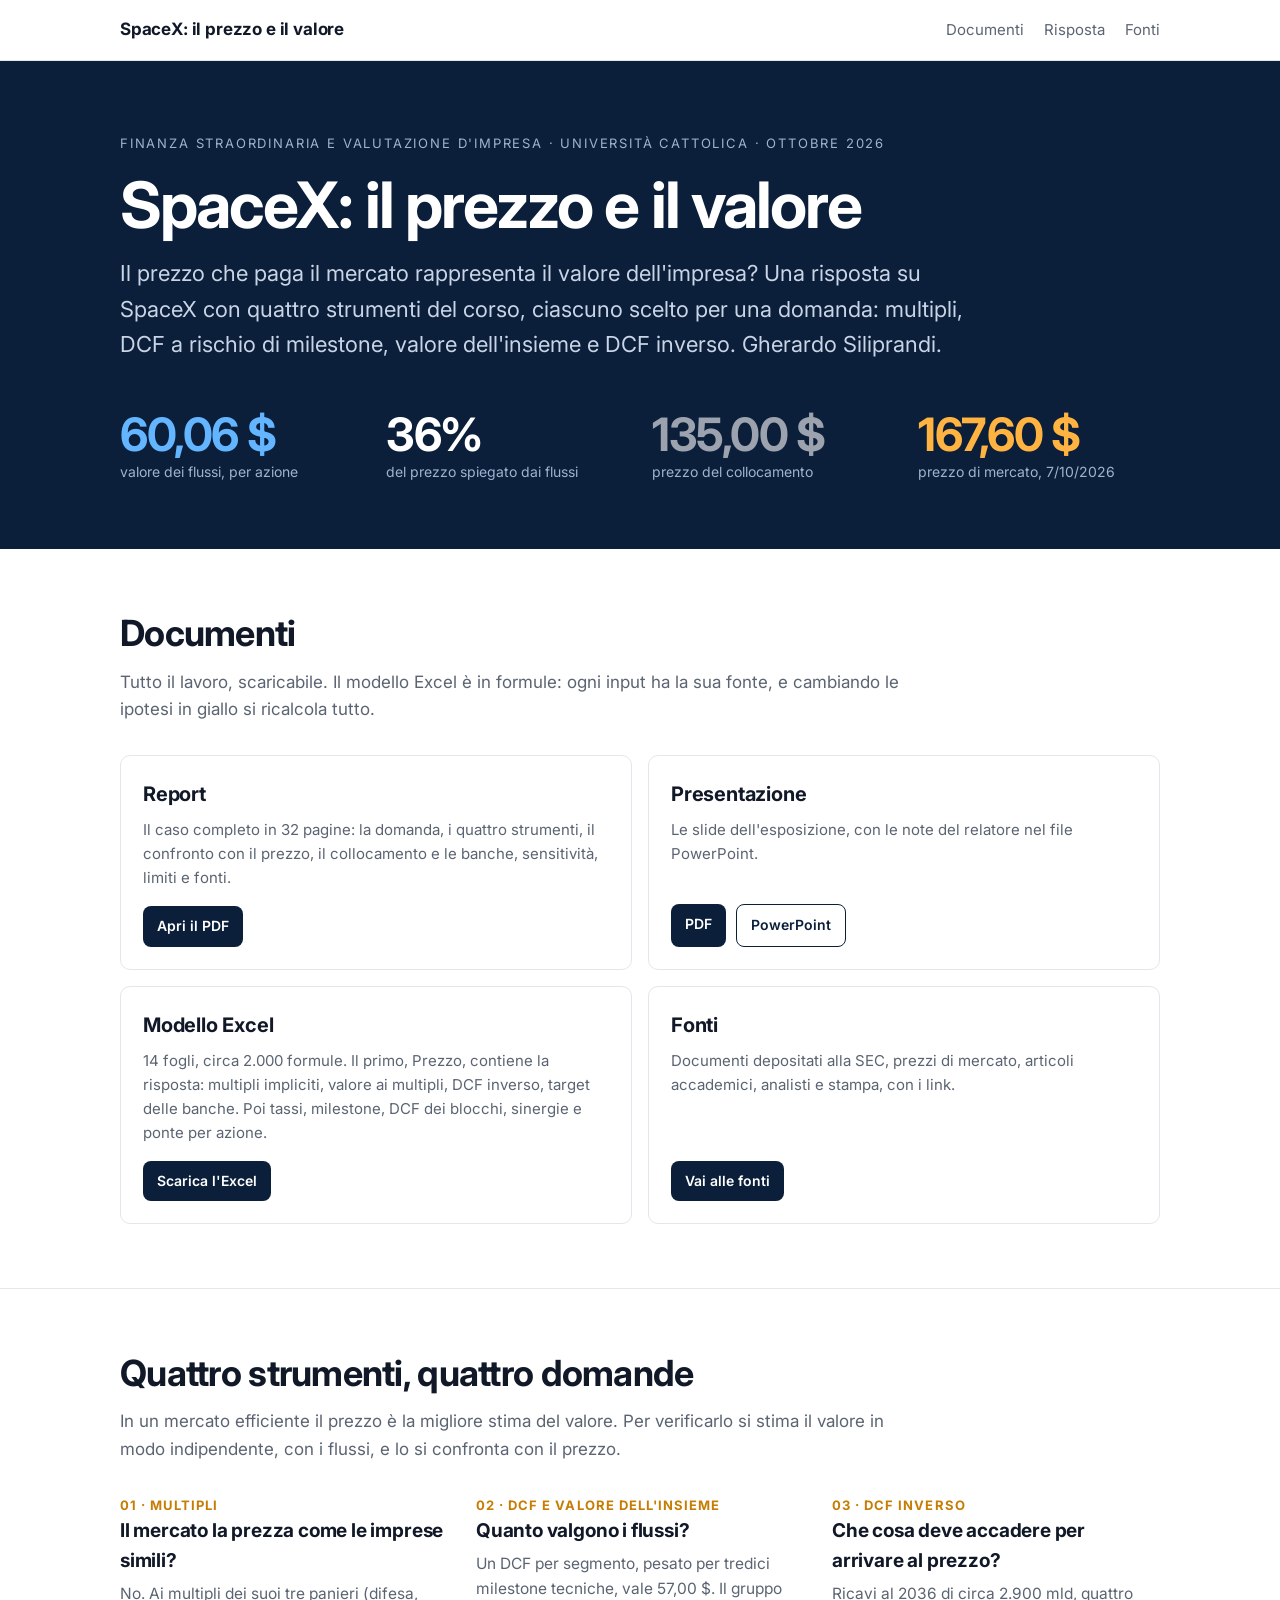
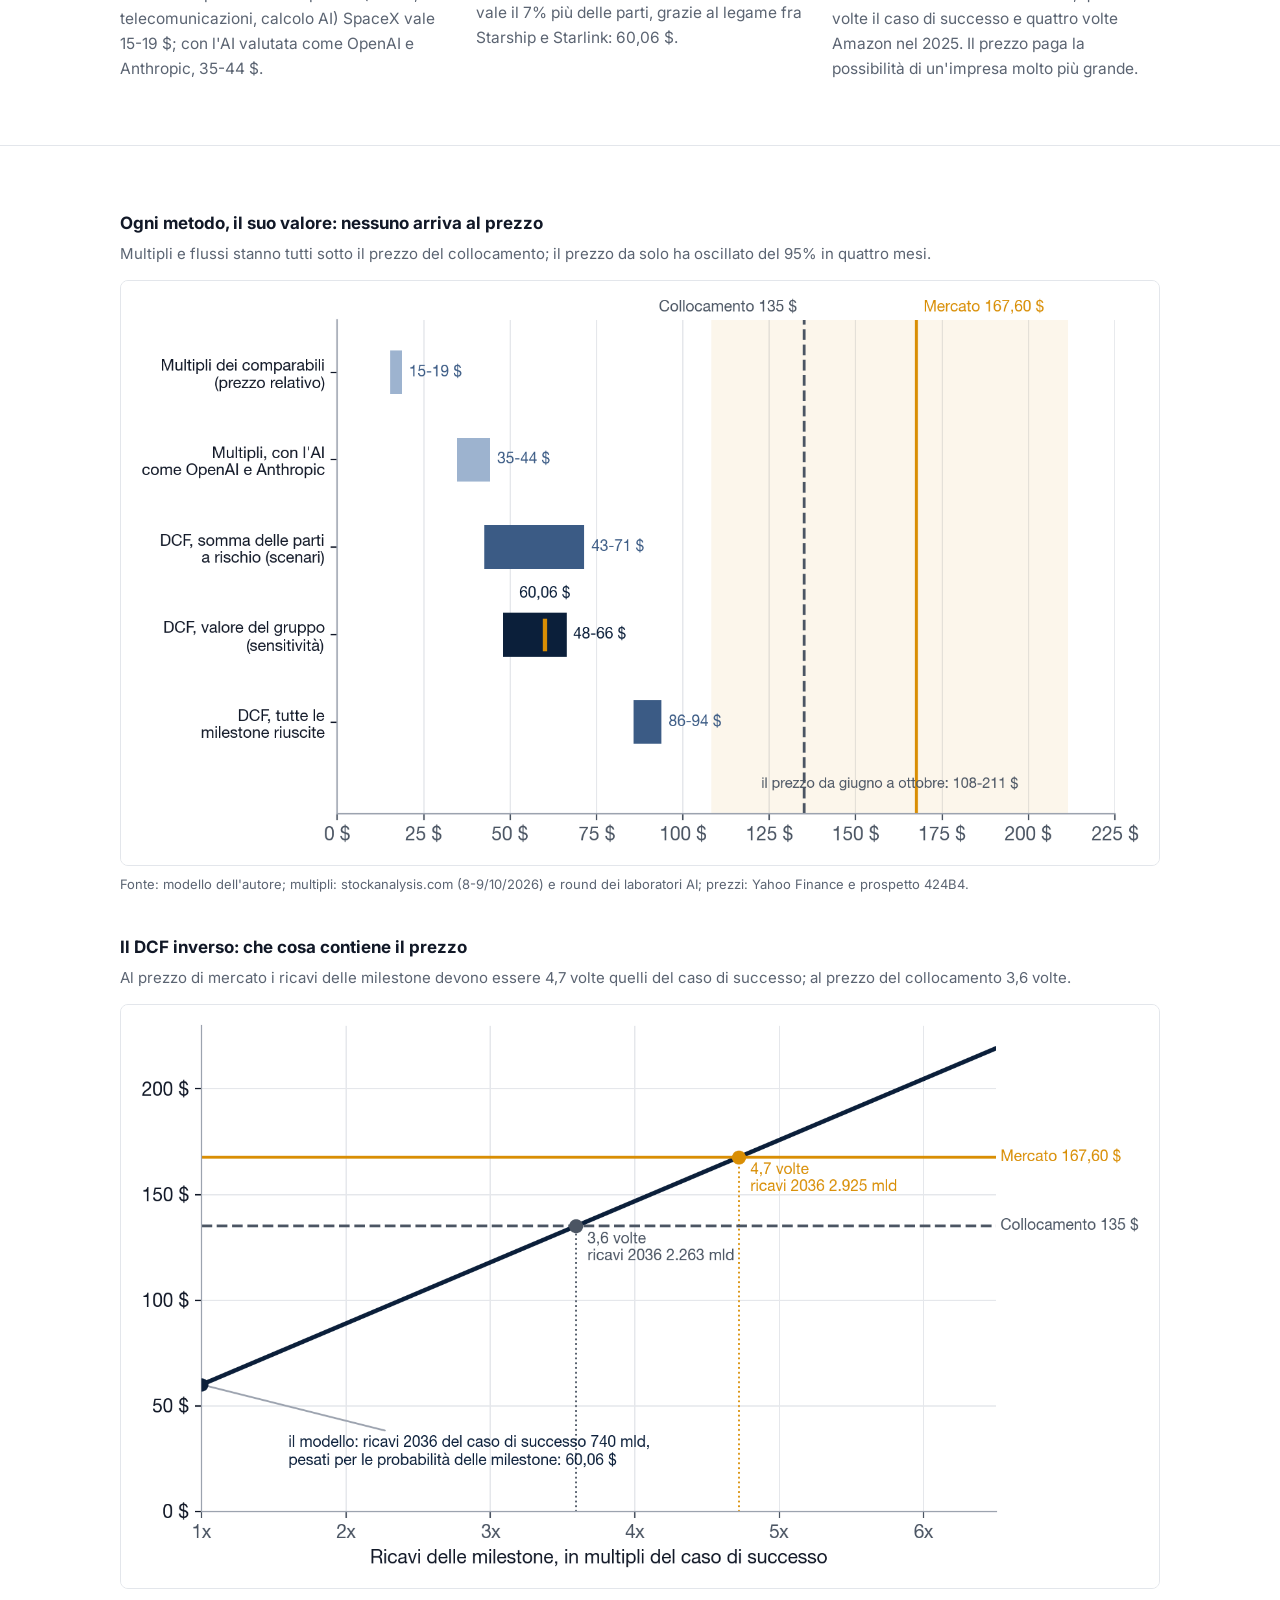
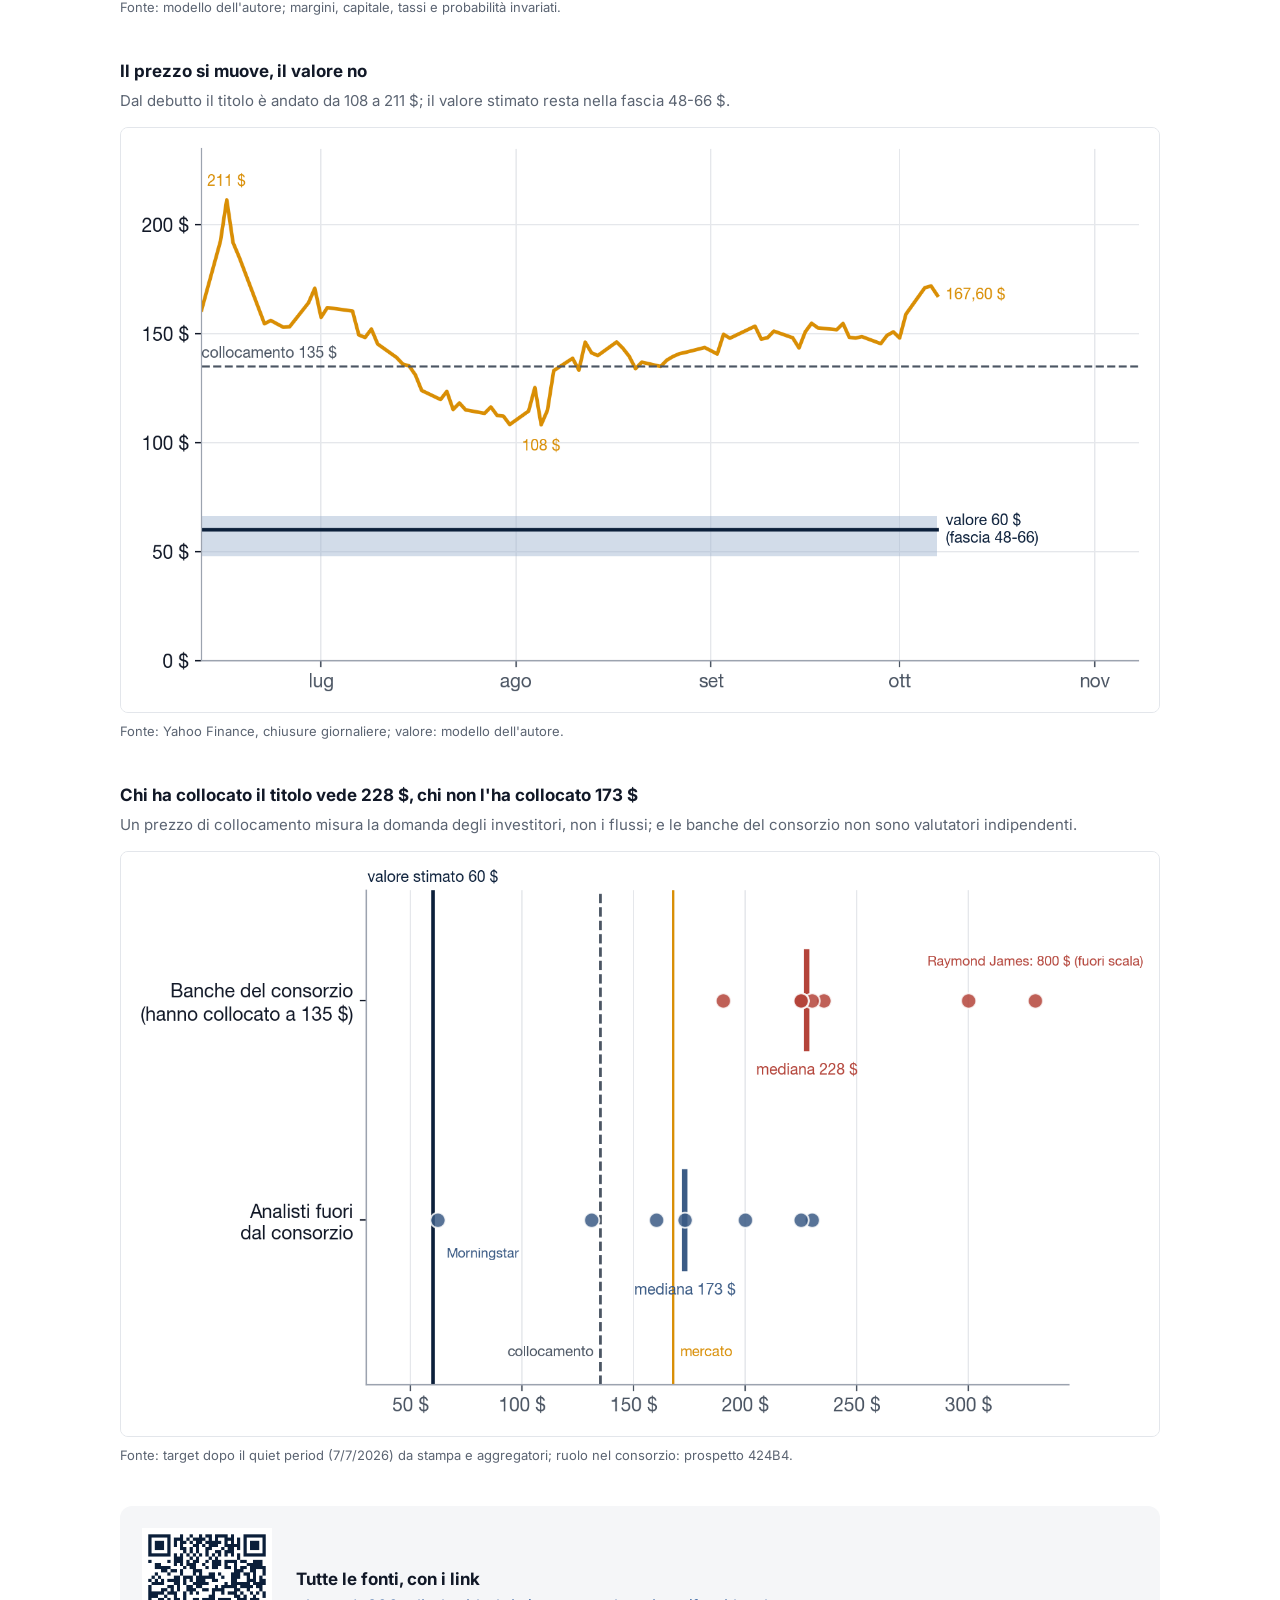
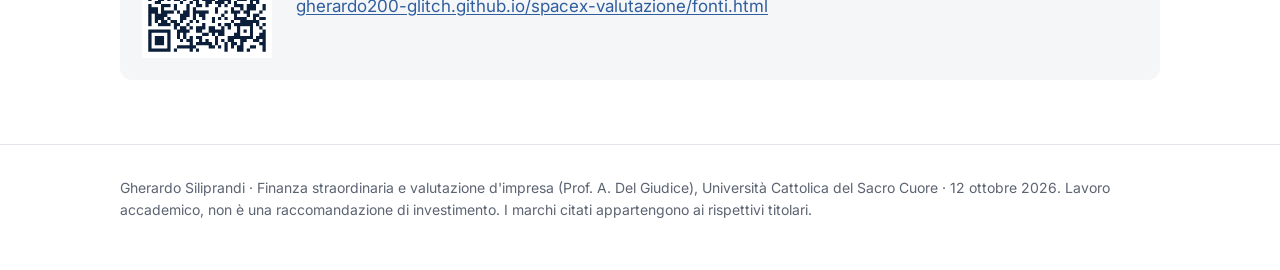
<file: index.html>
<!doctype html>
<html lang="it">
<head>
<meta charset="utf-8">
<meta name="viewport" content="width=device-width, initial-scale=1">
<title>SpaceX: il prezzo e il valore</title>
<meta name="description" content="Il prezzo che paga il mercato rappresenta il valore dell'impresa? Una risposta su SpaceX con i metodi del corso: multipli, DCF a rischio di milestone, valore dell'insieme, DCF inverso. Report, presentazione, modello Excel e fonti.">
<link rel="preconnect" href="https://fonts.googleapis.com">
<link rel="preconnect" href="https://fonts.gstatic.com" crossorigin>
<link href="https://fonts.googleapis.com/css2?family=Inter:wght@400;600;700&display=swap" rel="stylesheet">
<link rel="stylesheet" href="style.css">
</head>
<body>
<header class="top"><div class="wrap">
  <a class="brand" href="index.html">SpaceX: il prezzo e il valore</a>
  <nav><a href="#documenti">Documenti</a><a href="#risposta">Risposta</a><a href="fonti.html">Fonti</a></nav>
</div></header>

<section class="hero"><div class="wrap">
  <p class="kicker">Finanza straordinaria e valutazione d'impresa · Università Cattolica · ottobre 2026</p>
  <h1>SpaceX: il prezzo e il valore</h1>
  <p class="lead">Il prezzo che paga il mercato rappresenta il valore dell'impresa? Una risposta su SpaceX con quattro strumenti del corso, ciascuno scelto per una domanda: multipli, DCF a rischio di milestone, valore dell'insieme e DCF inverso. Gherardo Siliprandi.</p>
  <div class="stats">
    <div class="stat sky"><b>60,06 $</b><span>valore dei flussi, per azione</span></div>
    <div class="stat"><b>36%</b><span>del prezzo spiegato dai flussi</span></div>
    <div class="stat grey"><b>135,00 $</b><span>prezzo del collocamento</span></div>
    <div class="stat amber"><b>167,60 $</b><span>prezzo di mercato, 7/10/2026</span></div>
  </div>
</div></section>

<section class="block" id="documenti"><div class="wrap">
  <h2>Documenti</h2>
  <p class="sub">Tutto il lavoro, scaricabile. Il modello Excel è in formule: ogni input ha la sua fonte, e cambiando le ipotesi in giallo si ricalcola tutto.</p>
  <div class="docs">
    <div class="doc"><h3>Report</h3><p>Il caso completo in 32 pagine: la domanda, i quattro strumenti, il confronto con il prezzo, il collocamento e le banche, sensitività, limiti e fonti.</p>
      <div class="links"><a class="btn" href="documenti/SpaceX_prezzo_e_valore_report.pdf">Apri il PDF</a></div></div>
    <div class="doc"><h3>Presentazione</h3><p>Le slide dell'esposizione, con le note del relatore nel file PowerPoint.</p>
      <div class="links"><a class="btn" href="documenti/SpaceX_prezzo_e_valore.pdf">PDF</a><a class="btn ghost" href="documenti/SpaceX_prezzo_e_valore.pptx">PowerPoint</a></div></div>
    <div class="doc"><h3>Modello Excel</h3><p>14 fogli, circa 2.000 formule. Il primo, Prezzo, contiene la risposta: multipli impliciti, valore ai multipli, DCF inverso, target delle banche. Poi tassi, milestone, DCF dei blocchi, sinergie e ponte per azione.</p>
      <div class="links"><a class="btn" href="documenti/SpaceX_modello.xlsx">Scarica l'Excel</a></div></div>
    <div class="doc"><h3>Fonti</h3><p>Documenti depositati alla SEC, prezzi di mercato, articoli accademici, analisti e stampa, con i link.</p>
      <div class="links"><a class="btn" href="fonti.html">Vai alle fonti</a></div></div>
  </div>
</div></section>

<section class="block" id="risposta"><div class="wrap">
  <h2>Quattro strumenti, quattro domande</h2>
  <p class="sub">In un mercato efficiente il prezzo è la migliore stima del valore. Per verificarlo si stima il valore in modo indipendente, con i flussi, e lo si confronta con il prezzo.</p>
  <div class="thesis">
    <div><p class="n">01 · MULTIPLI</p><h3>Il mercato la prezza come le imprese simili?</h3><p>No. Ai multipli dei suoi tre panieri (difesa, telecomunicazioni, calcolo AI) SpaceX vale 15-19 $; con l'AI valutata come OpenAI e Anthropic, 35-44 $.</p></div>
    <div><p class="n">02 · DCF E VALORE DELL'INSIEME</p><h3>Quanto valgono i flussi?</h3><p>Un DCF per segmento, pesato per tredici milestone tecniche, vale 57,00 $. Il gruppo vale il 7% più delle parti, grazie al legame fra Starship e Starlink: 60,06 $.</p></div>
    <div><p class="n">03 · DCF INVERSO</p><h3>Che cosa deve accadere per arrivare al prezzo?</h3><p>Ricavi al 2036 di circa 2.900 mld, quattro volte il caso di successo e quattro volte Amazon nel 2025. Il prezzo paga la possibilità di un'impresa molto più grande.</p></div>
  </div>
</div></section>

<section class="block"><div class="wrap">
  <figure>
    <p class="t">Ogni metodo, il suo valore: nessuno arriva al prezzo</p>
    <p class="m">Multipli e flussi stanno tutti sotto il prezzo del collocamento; il prezzo da solo ha oscillato del 95% in quattro mesi.</p>
    <img src="img/metodi_contro_prezzo.png" alt="Risultati dei quattro metodi in dollari per azione contro il prezzo di collocamento di 135 dollari e il prezzo di mercato di 167,60 dollari" loading="lazy">
    <figcaption>Fonte: modello dell'autore; multipli: stockanalysis.com (8-9/10/2026) e round dei laboratori AI; prezzi: Yahoo Finance e prospetto 424B4.</figcaption>
  </figure>
  <figure>
    <p class="t">Il DCF inverso: che cosa contiene il prezzo</p>
    <p class="m">Al prezzo di mercato i ricavi delle milestone devono essere 4,7 volte quelli del caso di successo; al prezzo del collocamento 3,6 volte.</p>
    <img src="img/dcf_inverso.png" alt="Valore del gruppo al crescere dei ricavi delle milestone, con le soglie del prezzo di collocamento e del prezzo di mercato" loading="lazy">
    <figcaption>Fonte: modello dell'autore; margini, capitale, tassi e probabilità invariati.</figcaption>
  </figure>
  <figure>
    <p class="t">Il prezzo si muove, il valore no</p>
    <p class="m">Dal debutto il titolo è andato da 108 a 211 $; il valore stimato resta nella fascia 48-66 $.</p>
    <img src="img/prezzo_nel_tempo.png" alt="Prezzo giornaliero di SPCX dal 12 giugno al 7 ottobre 2026 contro la fascia del valore stimato" loading="lazy">
    <figcaption>Fonte: Yahoo Finance, chiusure giornaliere; valore: modello dell'autore.</figcaption>
  </figure>
  <figure>
    <p class="t">Chi ha collocato il titolo vede 228 $, chi non l'ha collocato 173 $</p>
    <p class="m">Un prezzo di collocamento misura la domanda degli investitori, non i flussi; e le banche del consorzio non sono valutatori indipendenti.</p>
    <img src="img/target_banche.png" alt="Target price delle banche del consorzio di collocamento e degli analisti esterni" loading="lazy">
    <figcaption>Fonte: target dopo il quiet period (7/7/2026) da stampa e aggregatori; ruolo nel consorzio: prospetto 424B4.</figcaption>
  </figure>
  <div class="qr"><img src="img/qr_fonti.png" alt="QR code della pagina delle fonti"><div><b>Tutte le fonti, con i link</b><br><a href="fonti.html">gherardo200-glitch.github.io/spacex-valutazione/fonti.html</a></div></div>
</div></section>

<footer><div class="wrap">Gherardo Siliprandi · Finanza straordinaria e valutazione d'impresa (Prof. A. Del Giudice), Università Cattolica del Sacro Cuore · 12 ottobre 2026. Lavoro accademico, non è una raccomandazione di investimento. I marchi citati appartengono ai rispettivi titolari.</div></footer>
</body>
</html>
</file>
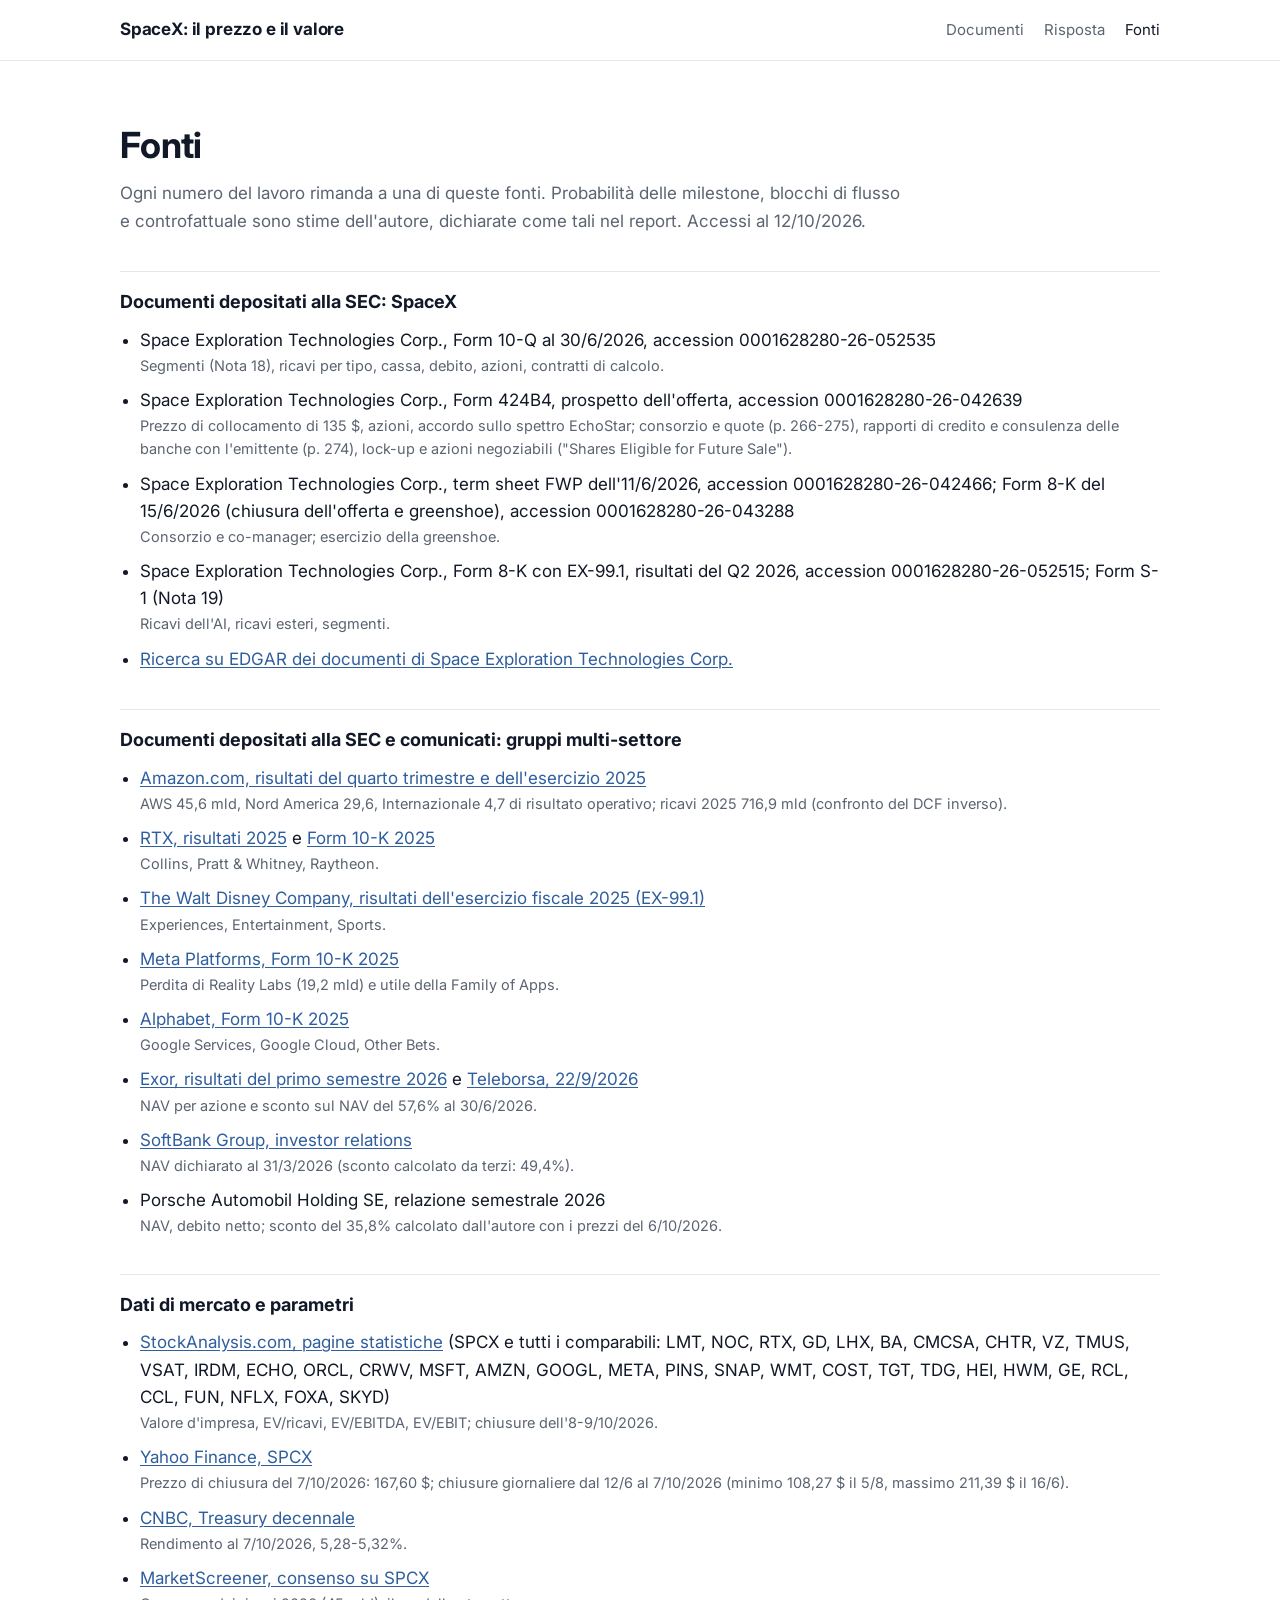
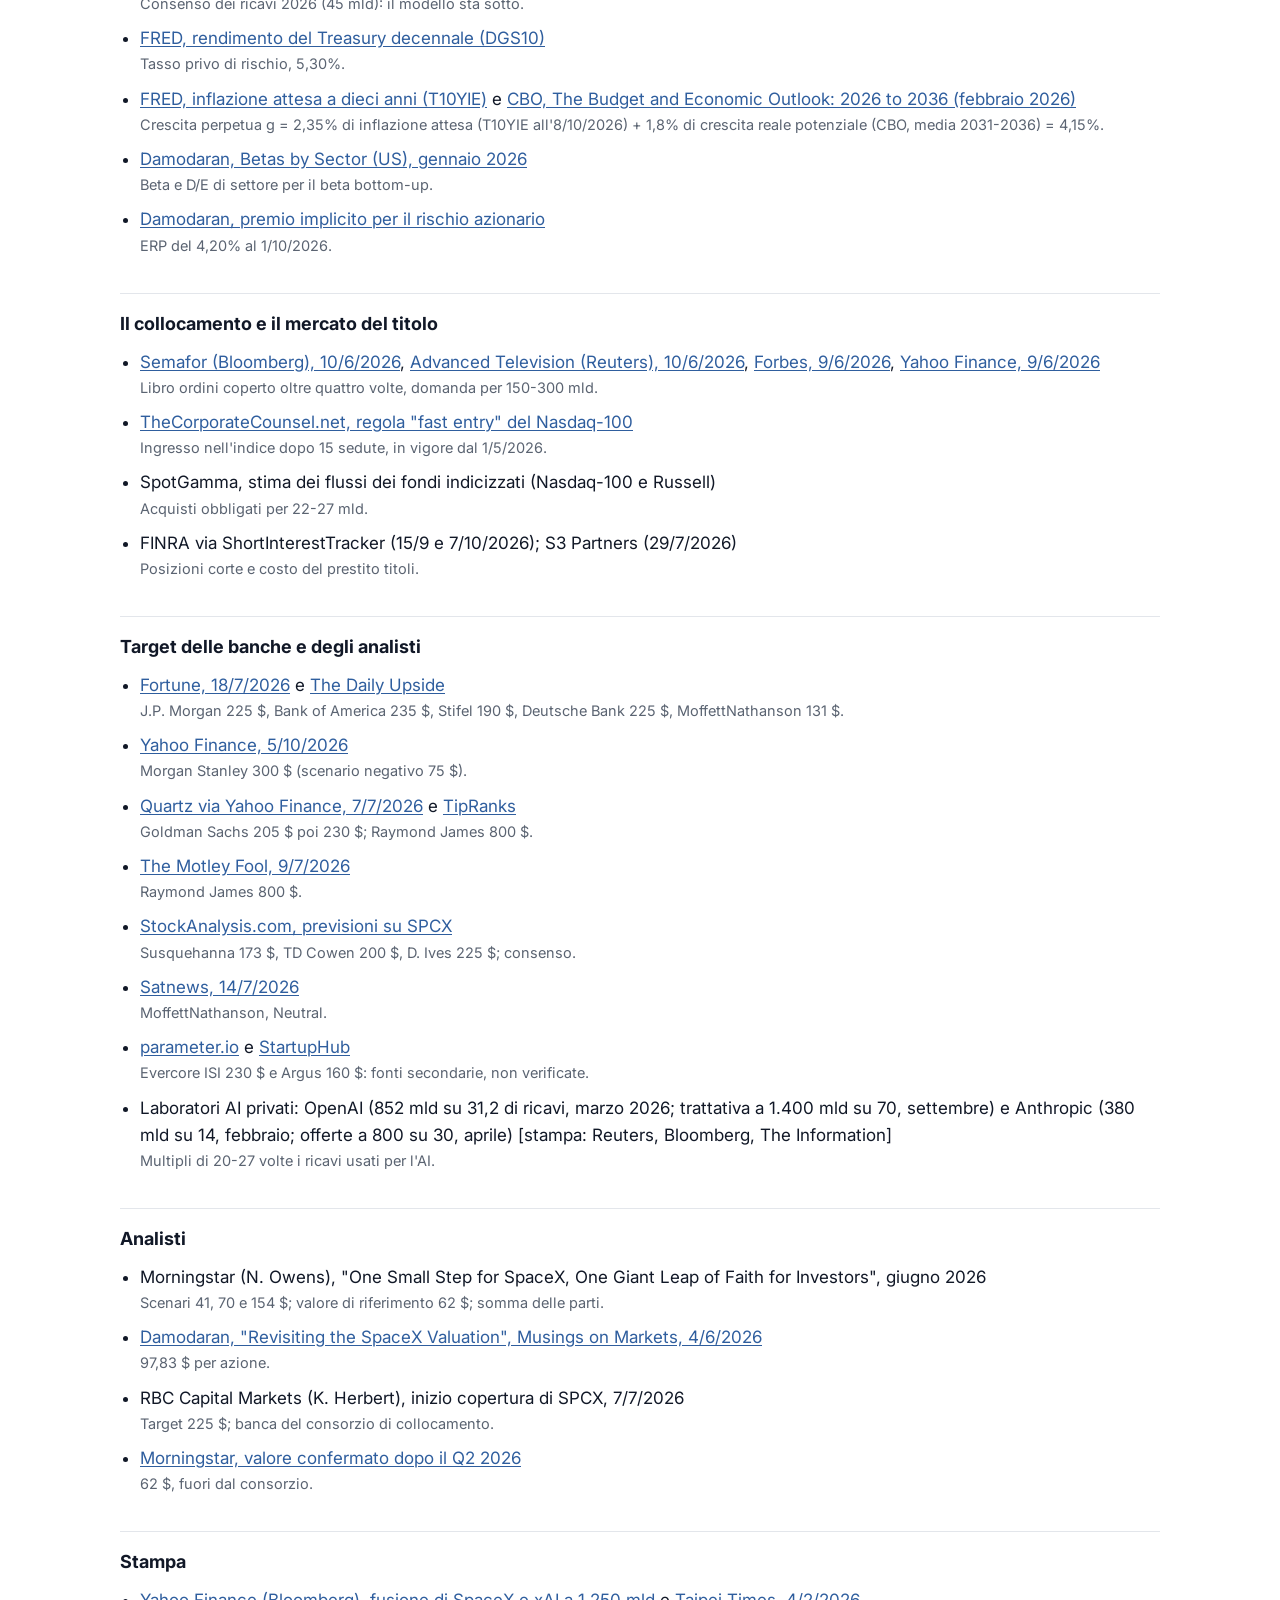
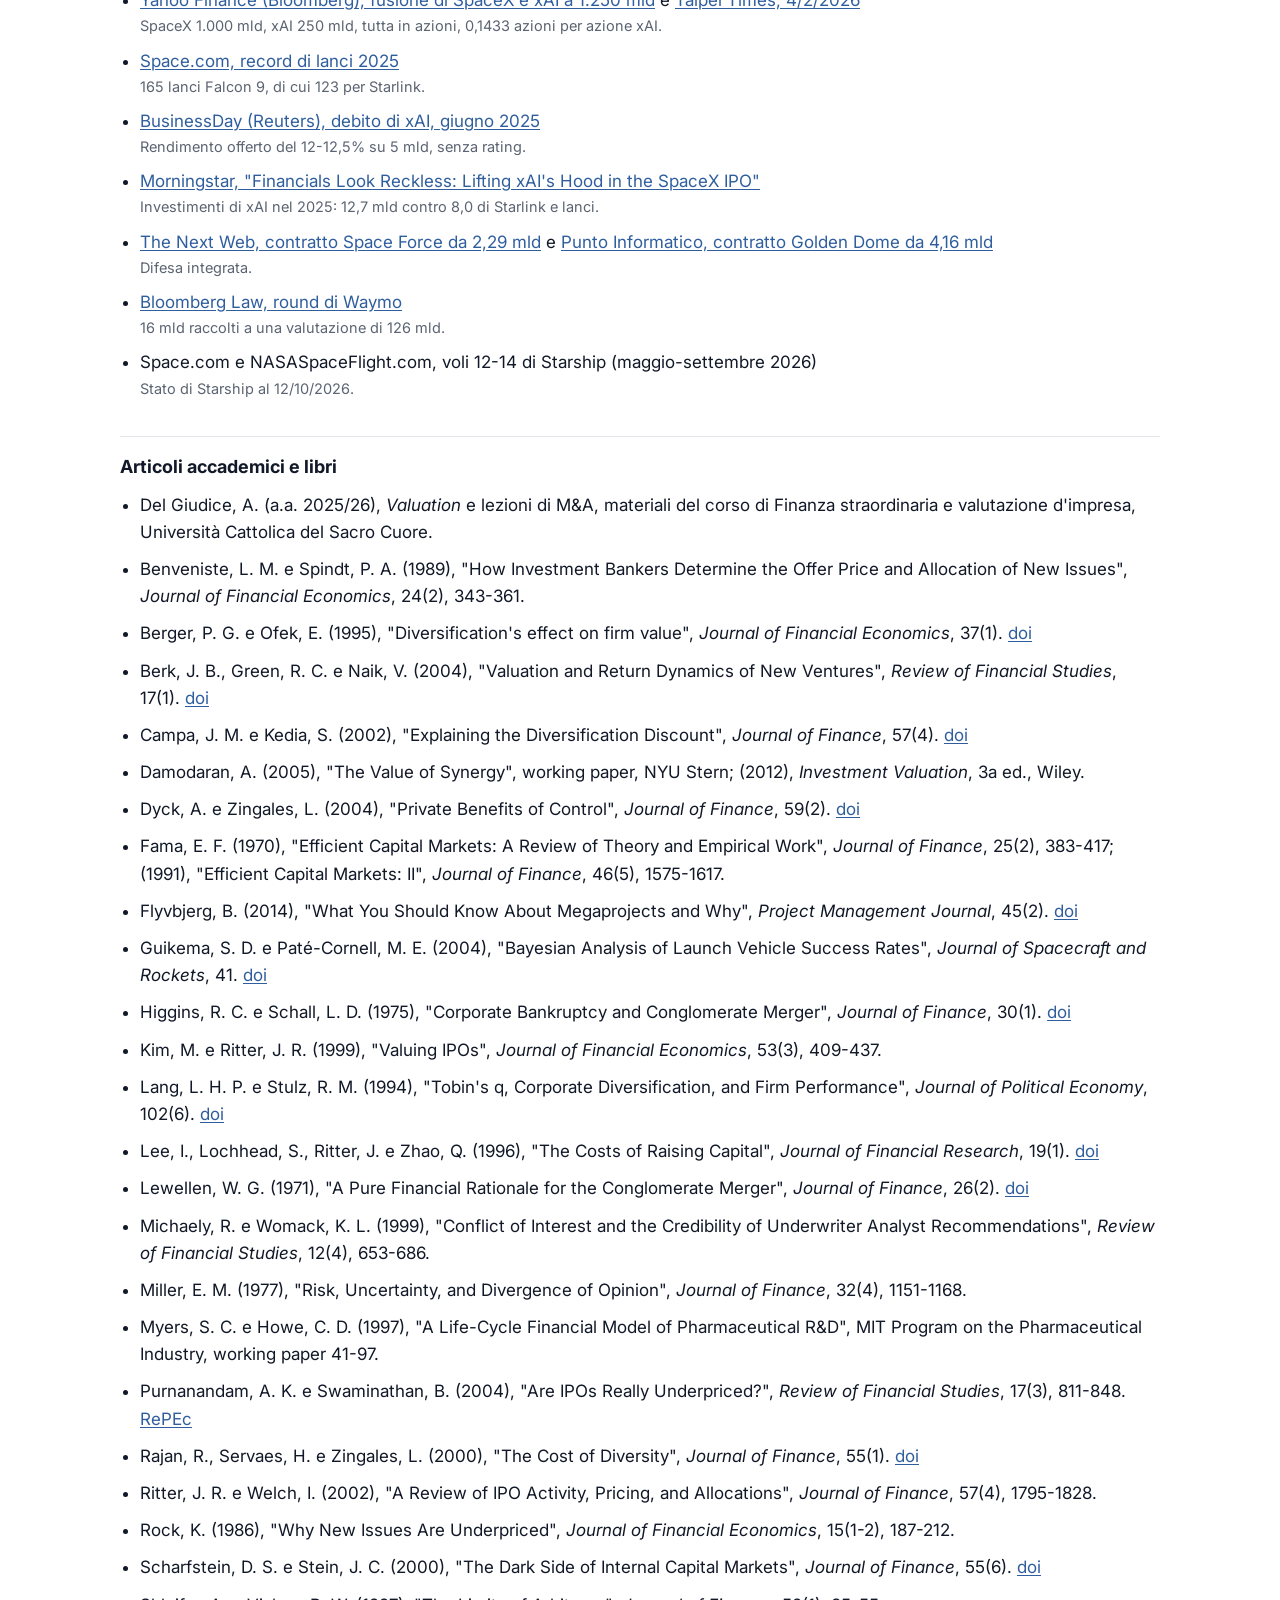
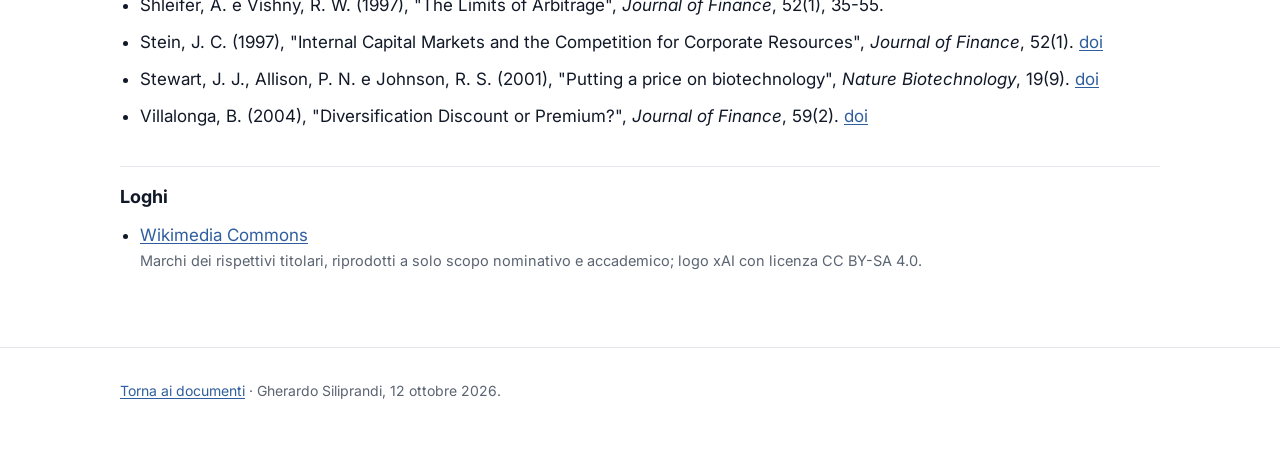
<file: fonti.html>
<!doctype html>
<html lang="it">
<head>
<meta charset="utf-8">
<meta name="viewport" content="width=device-width, initial-scale=1">
<title>Fonti: SpaceX, il prezzo e il valore</title>
<meta name="description" content="Tutte le fonti della valutazione di SpaceX: documenti SEC, dati di mercato, articoli accademici, analisti e stampa.">
<link rel="preconnect" href="https://fonts.googleapis.com">
<link rel="preconnect" href="https://fonts.gstatic.com" crossorigin>
<link href="https://fonts.googleapis.com/css2?family=Inter:wght@400;600;700&display=swap" rel="stylesheet">
<link rel="stylesheet" href="style.css">
</head>
<body>
<header class="top"><div class="wrap">
  <a class="brand" href="index.html">SpaceX: il prezzo e il valore</a>
  <nav><a href="index.html#documenti">Documenti</a><a href="index.html#risposta">Risposta</a><a href="fonti.html" aria-current="page">Fonti</a></nav>
</div></header>

<section class="block src"><div class="wrap">
  <h2>Fonti</h2>
  <p class="sub">Ogni numero del lavoro rimanda a una di queste fonti. Probabilità delle milestone, blocchi di flusso e controfattuale sono stime dell'autore, dichiarate come tali nel report. Accessi al 12/10/2026.</p>

  <h3>Documenti depositati alla SEC: SpaceX</h3>
  <ul>
    <li>Space Exploration Technologies Corp., Form 10-Q al 30/6/2026, accession 0001628280-26-052535 <span class="why">Segmenti (Nota 18), ricavi per tipo, cassa, debito, azioni, contratti di calcolo.</span></li>
    <li>Space Exploration Technologies Corp., Form 424B4, prospetto dell'offerta, accession 0001628280-26-042639 <span class="why">Prezzo di collocamento di 135 $, azioni, accordo sullo spettro EchoStar; consorzio e quote (p. 266-275), rapporti di credito e consulenza delle banche con l'emittente (p. 274), lock-up e azioni negoziabili ("Shares Eligible for Future Sale").</span></li>
    <li>Space Exploration Technologies Corp., term sheet FWP dell'11/6/2026, accession 0001628280-26-042466; Form 8-K del 15/6/2026 (chiusura dell'offerta e greenshoe), accession 0001628280-26-043288 <span class="why">Consorzio e co-manager; esercizio della greenshoe.</span></li>
    <li>Space Exploration Technologies Corp., Form 8-K con EX-99.1, risultati del Q2 2026, accession 0001628280-26-052515; Form S-1 (Nota 19) <span class="why">Ricavi dell'AI, ricavi esteri, segmenti.</span></li>
    <li><a href="https://www.sec.gov/edgar/search/#/q=%22Space%20Exploration%20Technologies%22">Ricerca su EDGAR dei documenti di Space Exploration Technologies Corp.</a></li>
  </ul>

  <h3>Documenti depositati alla SEC e comunicati: gruppi multi-settore</h3>
  <ul>
    <li><a href="https://www.businesswire.com/news/home/20260204777163/en/Amazon.com-Announces-Fourth-Quarter-Results">Amazon.com, risultati del quarto trimestre e dell'esercizio 2025</a> <span class="why">AWS 45,6 mld, Nord America 29,6, Internazionale 4,7 di risultato operativo; ricavi 2025 716,9 mld (confronto del DCF inverso).</span></li>
    <li><a href="https://www.rtx.com/news/news-center/2026/01/27/rtx-reports-2025-results-and-announces-2026-outlook">RTX, risultati 2025</a> e <a href="https://www.sec.gov/Archives/edgar/data/101829/000010182926000006/rtx-20251231.htm">Form 10-K 2025</a> <span class="why">Collins, Pratt & Whitney, Raytheon.</span></li>
    <li><a href="https://www.sec.gov/Archives/edgar/data/1744489/000174448925000154/fy2025_q4xprxex991.htm">The Walt Disney Company, risultati dell'esercizio fiscale 2025 (EX-99.1)</a> <span class="why">Experiences, Entertainment, Sports.</span></li>
    <li><a href="https://www.sec.gov/Archives/edgar/data/1326801/000162828026003942/meta-20251231.htm">Meta Platforms, Form 10-K 2025</a> <span class="why">Perdita di Reality Labs (19,2 mld) e utile della Family of Apps.</span></li>
    <li><a href="https://www.sec.gov/Archives/edgar/data/1652044/000165204426000018/goog-20251231.htm">Alphabet, Form 10-K 2025</a> <span class="why">Google Services, Google Cloud, Other Bets.</span></li>
    <li><a href="https://quartr.com/events/exor-n-v-exo-h1-2026_oq3oAM3a">Exor, risultati del primo semestre 2026</a> e <a href="https://www.teleborsa.it/DettaglioNews/169_2026-09-22_TLB/Exor-Nav-per-azione-39-nel-primo-semestre-e-nuovo-buyback-da-500-milioni-di-euro.html">Teleborsa, 22/9/2026</a> <span class="why">NAV per azione e sconto sul NAV del 57,6% al 30/6/2026.</span></li>
    <li><a href="https://group.softbank/en/ir">SoftBank Group, investor relations</a> <span class="why">NAV dichiarato al 31/3/2026 (sconto calcolato da terzi: 49,4%).</span></li>
    <li>Porsche Automobil Holding SE, relazione semestrale 2026 <span class="why">NAV, debito netto; sconto del 35,8% calcolato dall'autore con i prezzi del 6/10/2026.</span></li>
  </ul>

  <h3>Dati di mercato e parametri</h3>
  <ul>
    <li><a href="https://stockanalysis.com/stocks/spcx/statistics/">StockAnalysis.com, pagine statistiche</a> (SPCX e tutti i comparabili: LMT, NOC, RTX, GD, LHX, BA, CMCSA, CHTR, VZ, TMUS, VSAT, IRDM, ECHO, ORCL, CRWV, MSFT, AMZN, GOOGL, META, PINS, SNAP, WMT, COST, TGT, TDG, HEI, HWM, GE, RCL, CCL, FUN, NFLX, FOXA, SKYD) <span class="why">Valore d'impresa, EV/ricavi, EV/EBITDA, EV/EBIT; chiusure dell'8-9/10/2026.</span></li>
    <li><a href="https://finance.yahoo.com/quote/SPCX/">Yahoo Finance, SPCX</a> <span class="why">Prezzo di chiusura del 7/10/2026: 167,60 $; chiusure giornaliere dal 12/6 al 7/10/2026 (minimo 108,27 $ il 5/8, massimo 211,39 $ il 16/6).</span></li>
    <li><a href="https://www.cnbc.com/quotes/US10Y">CNBC, Treasury decennale</a> <span class="why">Rendimento al 7/10/2026, 5,28-5,32%.</span></li>
    <li><a href="https://www.marketscreener.com/quote/stock/SPACEX-SPACE-EXPLORATION--210999096/finances/">MarketScreener, consenso su SPCX</a> <span class="why">Consenso dei ricavi 2026 (45 mld): il modello sta sotto.</span></li>
    <li><a href="https://fred.stlouisfed.org/series/DGS10">FRED, rendimento del Treasury decennale (DGS10)</a> <span class="why">Tasso privo di rischio, 5,30%.</span></li>
    <li><a href="https://fred.stlouisfed.org/series/T10YIE">FRED, inflazione attesa a dieci anni (T10YIE)</a> e <a href="https://www.cbo.gov/system/files/2026-02/62052-Economic-Outlook-Slides.pdf">CBO, The Budget and Economic Outlook: 2026 to 2036 (febbraio 2026)</a> <span class="why">Crescita perpetua g = 2,35% di inflazione attesa (T10YIE all'8/10/2026) + 1,8% di crescita reale potenziale (CBO, media 2031-2036) = 4,15%.</span></li>
    <li><a href="https://pages.stern.nyu.edu/~adamodar/New_Home_Page/datafile/Betas.html">Damodaran, Betas by Sector (US), gennaio 2026</a> <span class="why">Beta e D/E di settore per il beta bottom-up.</span></li>
    <li><a href="https://pages.stern.nyu.edu/~adamodar/New_Home_Page/datafile/implpr.html">Damodaran, premio implicito per il rischio azionario</a> <span class="why">ERP del 4,20% al 1/10/2026.</span></li>
  </ul>

  <h3>Il collocamento e il mercato del titolo</h3>
  <ul>
    <li><a href="https://www.semafor.com/article/06/10/2026/spacex-ipo-is-oversubscribed">Semafor (Bloomberg), 10/6/2026</a>, <a href="https://www.advanced-television.com/2026/06/10/spacex-ipo-oversubscribed-3-3x/">Advanced Television (Reuters), 10/6/2026</a>, <a href="https://www.forbes.com/sites/antoniopequenoiv/2026/06/09/investor-demand-for-spacex-ipo-tops-250-billion-report-says/">Forbes, 9/6/2026</a>, <a href="https://finance.yahoo.com/markets/stocks/articles/spacex-ipo-oversubscribed-order-books-123545689.html">Yahoo Finance, 9/6/2026</a> <span class="why">Libro ordini coperto oltre quattro volte, domanda per 150-300 mld.</span></li>
    <li><a href="https://www.thecorporatecounsel.net/blog/2026/02/ipo-almost-immediate-index-inclusion-nasdaq-100-proposes-fast-entry.html">TheCorporateCounsel.net, regola "fast entry" del Nasdaq-100</a> <span class="why">Ingresso nell'indice dopo 15 sedute, in vigore dal 1/5/2026.</span></li>
    <li>SpotGamma, stima dei flussi dei fondi indicizzati (Nasdaq-100 e Russell) <span class="why">Acquisti obbligati per 22-27 mld.</span></li>
    <li>FINRA via ShortInterestTracker (15/9 e 7/10/2026); S3 Partners (29/7/2026) <span class="why">Posizioni corte e costo del prestito titoli.</span></li>
  </ul>
  <h3>Target delle banche e degli analisti</h3>
  <ul>
    <li><a href="https://fortune.com/2026/07/18/wall-street-analysts-spacex-outlook-stock-predictions/">Fortune, 18/7/2026</a> e <a href="https://www.thedailyupside.com/industries/industrials/bullishness-reigns-in-wall-streets-spacex-coverage/">The Daily Upside</a> <span class="why">J.P. Morgan 225 $, Bank of America 235 $, Stifel 190 $, Deutsche Bank 225 $, MoffettNathanson 131 $.</span></li>
    <li><a href="https://finance.yahoo.com/markets/stocks/articles/morgan-stanley-reiterates-300-spacex-121605293.html">Yahoo Finance, 5/10/2026</a> <span class="why">Morgan Stanley 300 $ (scenario negativo 75 $).</span></li>
    <li><a href="https://finance.yahoo.com/markets/stocks/articles/goldman-sachs-morgan-stanley-split-143310108.html">Quartz via Yahoo Finance, 7/7/2026</a> e <a href="https://www.tipranks.com/news/spacex-stock-price-target-raised-by-goldman-sachs-heres-why">TipRanks</a> <span class="why">Goldman Sachs 205 $ poi 230 $; Raymond James 800 $.</span></li>
    <li><a href="https://www.fool.com/investing/2026/07/09/one-wall-street-analyst-sees-more-than-400-upside/">The Motley Fool, 9/7/2026</a> <span class="why">Raymond James 800 $.</span></li>
    <li><a href="https://stockanalysis.com/stocks/spcx/forecast/">StockAnalysis.com, previsioni su SPCX</a> <span class="why">Susquehanna 173 $, TD Cowen 200 $, D. Ives 225 $; consenso.</span></li>
    <li><a href="https://satnews.com/2026/07/14/moffettnathanson-initiates-cautious-neutral-coverage-on-post-ipo-spacex-valuations/">Satnews, 14/7/2026</a> <span class="why">MoffettNathanson, Neutral.</span></li>
    <li><a href="https://parameter.io/spacex-spcx-stock-receives-bullish-outperform-rating-from-evercore-with-230-price-target/">parameter.io</a> e <a href="https://www.startuphub.ai/ai-news/ipo-watch/2026/spacex-spcx-q2-earnings-surge-2026-08-09">StartupHub</a> <span class="why">Evercore ISI 230 $ e Argus 160 $: fonti secondarie, non verificate.</span></li>
    <li>Laboratori AI privati: OpenAI (852 mld su 31,2 di ricavi, marzo 2026; trattativa a 1.400 mld su 70, settembre) e Anthropic (380 mld su 14, febbraio; offerte a 800 su 30, aprile) [stampa: Reuters, Bloomberg, The Information] <span class="why">Multipli di 20-27 volte i ricavi usati per l'AI.</span></li>
  </ul>
  <h3>Analisti</h3>
  <ul>
    <li>Morningstar (N. Owens), "One Small Step for SpaceX, One Giant Leap of Faith for Investors", giugno 2026 <span class="why">Scenari 41, 70 e 154 $; valore di riferimento 62 $; somma delle parti.</span></li>
    <li><a href="https://aswathdamodaran.blogspot.com/">Damodaran, "Revisiting the SpaceX Valuation", Musings on Markets, 4/6/2026</a> <span class="why">97,83 $ per azione.</span></li>
    <li>RBC Capital Markets (K. Herbert), inizio copertura di SPCX, 7/7/2026 <span class="why">Target 225 $; banca del consorzio di collocamento.</span></li>
    <li><a href="https://www.morningstar.com.au/stocks/spacex-earnings-stock-significantly-overvalued-massive-ai-investments-outweigh-hefty-neocloud-rent-clone">Morningstar, valore confermato dopo il Q2 2026</a> <span class="why">62 $, fuori dal consorzio.</span></li>
  </ul>

  <h3>Stampa</h3>
  <ul>
    <li><a href="https://finance.yahoo.com/news/elon-musk-merges-spacex-artificial-233427458.html">Yahoo Finance (Bloomberg), fusione di SpaceX e xAI a 1.250 mld</a> e <a href="https://www.taipeitimes.com/News/biz/archives/2026/02/04/2003851720">Taipei Times, 4/2/2026</a> <span class="why">SpaceX 1.000 mld, xAI 250 mld, tutta in azioni, 0,1433 azioni per azione xAI.</span></li>
    <li><a href="https://space.com/space-exploration/private-spaceflight/spacex-shatters-its-rocket-launch-record-yet-again-167-orbital-flights-in-2025">Space.com, record di lanci 2025</a> <span class="why">165 lanci Falcon 9, di cui 123 per Starlink.</span></li>
    <li><a href="https://www.businessday.co.za/bd/world/2025-06-22-musks-xai-ups-yield-on-bonds-extends-deadline-after-lukewarm-demand/">BusinessDay (Reuters), debito di xAI, giugno 2025</a> <span class="why">Rendimento offerto del 12-12,5% su 5 mld, senza rating.</span></li>
    <li><a href="https://global.morningstar.com/en-gb/stocks/financials-look-reckless-lifting-xais-hood-spacex-ipo">Morningstar, "Financials Look Reckless: Lifting xAI's Hood in the SpaceX IPO"</a> <span class="why">Investimenti di xAI nel 2025: 12,7 mld contro 8,0 di Starlink e lanci.</span></li>
    <li><a href="https://thenextweb.com/news/space-force-spacex-229bn-data-network-contract">The Next Web, contratto Space Force da 2,29 mld</a> e <a href="https://www.punto-informatico.it/golden-dome-contratto-oltre-4-miliardi-spacex/">Punto Informatico, contratto Golden Dome da 4,16 mld</a> <span class="why">Difesa integrata.</span></li>
    <li><a href="https://news.bloomberglaw.com/private-equity/waymo-raises-16-billion-from-alphabet-others-to-expand-service">Bloomberg Law, round di Waymo</a> <span class="why">16 mld raccolti a una valutazione di 126 mld.</span></li>
    <li>Space.com e NASASpaceFlight.com, voli 12-14 di Starship (maggio-settembre 2026) <span class="why">Stato di Starship al 12/10/2026.</span></li>
  </ul>

  <h3>Articoli accademici e libri</h3>
  <ul>
    <li>Del Giudice, A. (a.a. 2025/26), <i>Valuation</i> e lezioni di M&amp;A, materiali del corso di Finanza straordinaria e valutazione d'impresa, Università Cattolica del Sacro Cuore.</li>
    <li>Benveniste, L. M. e Spindt, P. A. (1989), "How Investment Bankers Determine the Offer Price and Allocation of New Issues", <i>Journal of Financial Economics</i>, 24(2), 343-361.</li>
    <li>Berger, P. G. e Ofek, E. (1995), "Diversification's effect on firm value", <i>Journal of Financial Economics</i>, 37(1). <a href="https://doi.org/10.1016/0304-405X(94)00798-6">doi</a></li>
    <li>Berk, J. B., Green, R. C. e Naik, V. (2004), "Valuation and Return Dynamics of New Ventures", <i>Review of Financial Studies</i>, 17(1). <a href="https://doi.org/10.1093/rfs/hhg021">doi</a></li>
    <li>Campa, J. M. e Kedia, S. (2002), "Explaining the Diversification Discount", <i>Journal of Finance</i>, 57(4). <a href="https://doi.org/10.1111/1540-6261.00476">doi</a></li>
    <li>Damodaran, A. (2005), "The Value of Synergy", working paper, NYU Stern; (2012), <i>Investment Valuation</i>, 3a ed., Wiley.</li>
    <li>Dyck, A. e Zingales, L. (2004), "Private Benefits of Control", <i>Journal of Finance</i>, 59(2). <a href="https://doi.org/10.1111/j.1540-6261.2004.00642.x">doi</a></li>
    <li>Fama, E. F. (1970), "Efficient Capital Markets: A Review of Theory and Empirical Work", <i>Journal of Finance</i>, 25(2), 383-417; (1991), "Efficient Capital Markets: II", <i>Journal of Finance</i>, 46(5), 1575-1617.</li>
    <li>Flyvbjerg, B. (2014), "What You Should Know About Megaprojects and Why", <i>Project Management Journal</i>, 45(2). <a href="https://doi.org/10.1002/pmj.21409">doi</a></li>
    <li>Guikema, S. D. e Paté-Cornell, M. E. (2004), "Bayesian Analysis of Launch Vehicle Success Rates", <i>Journal of Spacecraft and Rockets</i>, 41. <a href="https://doi.org/10.2514/1.9268">doi</a></li>
    <li>Higgins, R. C. e Schall, L. D. (1975), "Corporate Bankruptcy and Conglomerate Merger", <i>Journal of Finance</i>, 30(1). <a href="https://doi.org/10.1111/j.1540-6261.1975.tb03163.x">doi</a></li>
    <li>Kim, M. e Ritter, J. R. (1999), "Valuing IPOs", <i>Journal of Financial Economics</i>, 53(3), 409-437.</li>
    <li>Lang, L. H. P. e Stulz, R. M. (1994), "Tobin's q, Corporate Diversification, and Firm Performance", <i>Journal of Political Economy</i>, 102(6). <a href="https://doi.org/10.1086/261970">doi</a></li>
    <li>Lee, I., Lochhead, S., Ritter, J. e Zhao, Q. (1996), "The Costs of Raising Capital", <i>Journal of Financial Research</i>, 19(1). <a href="https://doi.org/10.1111/j.1475-6803.1996.tb00584.x">doi</a></li>
    <li>Lewellen, W. G. (1971), "A Pure Financial Rationale for the Conglomerate Merger", <i>Journal of Finance</i>, 26(2). <a href="https://doi.org/10.1111/j.1540-6261.1971.tb00912.x">doi</a></li>
    <li>Michaely, R. e Womack, K. L. (1999), "Conflict of Interest and the Credibility of Underwriter Analyst Recommendations", <i>Review of Financial Studies</i>, 12(4), 653-686.</li>
    <li>Miller, E. M. (1977), "Risk, Uncertainty, and Divergence of Opinion", <i>Journal of Finance</i>, 32(4), 1151-1168.</li>
    <li>Myers, S. C. e Howe, C. D. (1997), "A Life-Cycle Financial Model of Pharmaceutical R&amp;D", MIT Program on the Pharmaceutical Industry, working paper 41-97.</li>
    <li>Purnanandam, A. K. e Swaminathan, B. (2004), "Are IPOs Really Underpriced?", <i>Review of Financial Studies</i>, 17(3), 811-848. <a href="https://ideas.repec.org/a/oup/rfinst/v17y2004i3p811-848.html">RePEc</a></li>
    <li>Rajan, R., Servaes, H. e Zingales, L. (2000), "The Cost of Diversity", <i>Journal of Finance</i>, 55(1). <a href="https://doi.org/10.1111/0022-1082.00200">doi</a></li>
    <li>Ritter, J. R. e Welch, I. (2002), "A Review of IPO Activity, Pricing, and Allocations", <i>Journal of Finance</i>, 57(4), 1795-1828.</li>
    <li>Rock, K. (1986), "Why New Issues Are Underpriced", <i>Journal of Financial Economics</i>, 15(1-2), 187-212.</li>
    <li>Scharfstein, D. S. e Stein, J. C. (2000), "The Dark Side of Internal Capital Markets", <i>Journal of Finance</i>, 55(6). <a href="https://doi.org/10.1111/0022-1082.00299">doi</a></li>
    <li>Shleifer, A. e Vishny, R. W. (1997), "The Limits of Arbitrage", <i>Journal of Finance</i>, 52(1), 35-55.</li>
    <li>Stein, J. C. (1997), "Internal Capital Markets and the Competition for Corporate Resources", <i>Journal of Finance</i>, 52(1). <a href="https://doi.org/10.1111/j.1540-6261.1997.tb03810.x">doi</a></li>
    <li>Stewart, J. J., Allison, P. N. e Johnson, R. S. (2001), "Putting a price on biotechnology", <i>Nature Biotechnology</i>, 19(9). <a href="https://doi.org/10.1038/nbt0901-813">doi</a></li>
    <li>Villalonga, B. (2004), "Diversification Discount or Premium?", <i>Journal of Finance</i>, 59(2). <a href="https://doi.org/10.1111/j.1540-6261.2004.00640.x">doi</a></li>
  </ul>

  <h3>Loghi</h3>
  <ul><li><a href="https://commons.wikimedia.org/">Wikimedia Commons</a> <span class="why">Marchi dei rispettivi titolari, riprodotti a solo scopo nominativo e accademico; logo xAI con licenza CC BY-SA 4.0.</span></li></ul>
</div></section>

<footer><div class="wrap"><a href="index.html">Torna ai documenti</a> · Gherardo Siliprandi, 12 ottobre 2026.</div></footer>
</body>
</html>
</file>
<file: style.css>
:root {
  --ink: #111827; --muted: #5B6472; --hair: #E3E6EB; --bg: #FFFFFF; --soft: #F5F6F8;
  --navy: #0B1F3A; --blue: #2F5E9E; --amber: #C77C02; --red: #B4443A; --green: #2F7D5B;
  --maxw: 1080px;
}
* { box-sizing: border-box; }
html { -webkit-text-size-adjust: 100%; }
body { margin: 0; background: var(--bg); color: var(--ink); font: 17px/1.6 "Inter", system-ui, -apple-system, "Segoe UI", sans-serif; }
a { color: var(--blue); text-underline-offset: 2px; }
img { max-width: 100%; height: auto; display: block; }
.wrap { max-width: var(--maxw); margin: 0 auto; padding: 0 20px; }

header.top { border-bottom: 1px solid var(--hair); }
header.top .wrap { display: flex; justify-content: space-between; align-items: center; height: 60px; gap: 16px; }
.brand { font-weight: 700; letter-spacing: -0.01em; color: var(--ink); text-decoration: none; }
nav a { color: var(--muted); text-decoration: none; margin-left: 20px; font-size: 15px; }
nav a:hover, nav a[aria-current] { color: var(--ink); }

.hero { background: var(--navy); color: #fff; padding: 72px 0 64px; }
.kicker { font-size: 13px; letter-spacing: 0.14em; text-transform: uppercase; color: #9DB3CF; margin: 0 0 18px; }
.hero h1 { font-size: clamp(36px, 6vw, 64px); line-height: 1.04; letter-spacing: -0.03em; margin: 0 0 18px; max-width: 14em; }
.hero p.lead { font-size: clamp(18px, 2.2vw, 22px); color: #C9D5E6; max-width: 40em; margin: 0; }
.stats { display: grid; grid-template-columns: repeat(4, 1fr); gap: 24px; margin-top: 48px; }
.stat b { display: block; font-size: clamp(30px, 4.4vw, 46px); letter-spacing: -0.03em; line-height: 1.05; }
.stat span { font-size: 14px; color: #9DB3CF; }
.stat.amber b { color: #FFB340; } .stat.sky b { color: #64B5FF; } .stat.grey b { color: #9CA3AF; }

section.block { padding: 64px 0; border-bottom: 1px solid var(--hair); }
section.block h2 { font-size: clamp(26px, 3.4vw, 36px); letter-spacing: -0.02em; line-height: 1.15; margin: 0 0 14px; }
section.block .sub { color: var(--muted); max-width: 46em; margin: 0 0 32px; }

.docs { display: grid; grid-template-columns: repeat(2, 1fr); gap: 16px; }
.doc { border: 1px solid var(--hair); border-radius: 10px; padding: 22px; display: flex; flex-direction: column; gap: 8px; background: #fff; }
.doc h3 { margin: 0; font-size: 20px; letter-spacing: -0.01em; }
.doc p { margin: 0; color: var(--muted); font-size: 15px; flex: 1; }
.doc .links { display: flex; gap: 10px; flex-wrap: wrap; margin-top: 8px; }
.btn { display: inline-block; padding: 9px 14px; border-radius: 8px; background: var(--navy); color: #fff; text-decoration: none; font-size: 14px; font-weight: 600; }
.btn.ghost { background: transparent; color: var(--navy); border: 1px solid var(--navy); }

.thesis { display: grid; grid-template-columns: repeat(3, 1fr); gap: 28px; }
.thesis h3 { font-size: 19px; margin: 0 0 6px; letter-spacing: -0.01em; }
.thesis p { margin: 0; color: var(--muted); font-size: 15.5px; }
.thesis .n { font-size: 13px; color: var(--amber); font-weight: 700; letter-spacing: 0.08em; }

figure { margin: 0 0 40px; }
figure .t { font-weight: 700; margin: 0 0 4px; }
figure .m { color: var(--muted); font-size: 15px; margin: 0 0 14px; }
figure img { border: 1px solid var(--hair); border-radius: 8px; }
figure figcaption { font-size: 13px; color: var(--muted); margin-top: 8px; }

.qr { display: flex; gap: 24px; align-items: center; background: var(--soft); border-radius: 12px; padding: 22px; }
.qr img { width: 130px; height: 130px; flex: none; }

/* fonti */
.src h2 { margin-top: 0; }
.src h3 { font-size: 18px; margin: 36px 0 10px; padding-top: 16px; border-top: 1px solid var(--hair); }
.src ul { padding-left: 20px; margin: 0; }
.src li { margin: 0 0 10px; }
.src li .why { display: block; color: var(--muted); font-size: 14.5px; }

footer { padding: 32px 0 48px; color: var(--muted); font-size: 14px; }

@media (max-width: 760px) {
  body { font-size: 16px; }
  .wrap { padding: 0 16px; }
  .stats { grid-template-columns: repeat(2, 1fr); }
  .docs, .thesis { grid-template-columns: 1fr; }
  nav a { margin-left: 14px; }
  .qr { flex-direction: column; align-items: flex-start; }
  section.block { padding: 44px 0; }
  .hero { padding: 52px 0 44px; }
}
@media (max-width: 760px) {
  header.top .wrap { flex-wrap: wrap; height: auto; padding-top: 12px; padding-bottom: 12px; row-gap: 6px; }
  nav a:first-child { margin-left: 0; }
  .hero h1, .hero p, .qr a { overflow-wrap: anywhere; }
}
.stats > *, .docs > *, .thesis > *, .qr > div, header.top .wrap > * { min-width: 0; }
.qr a, .src li { overflow-wrap: anywhere; }
</file>
